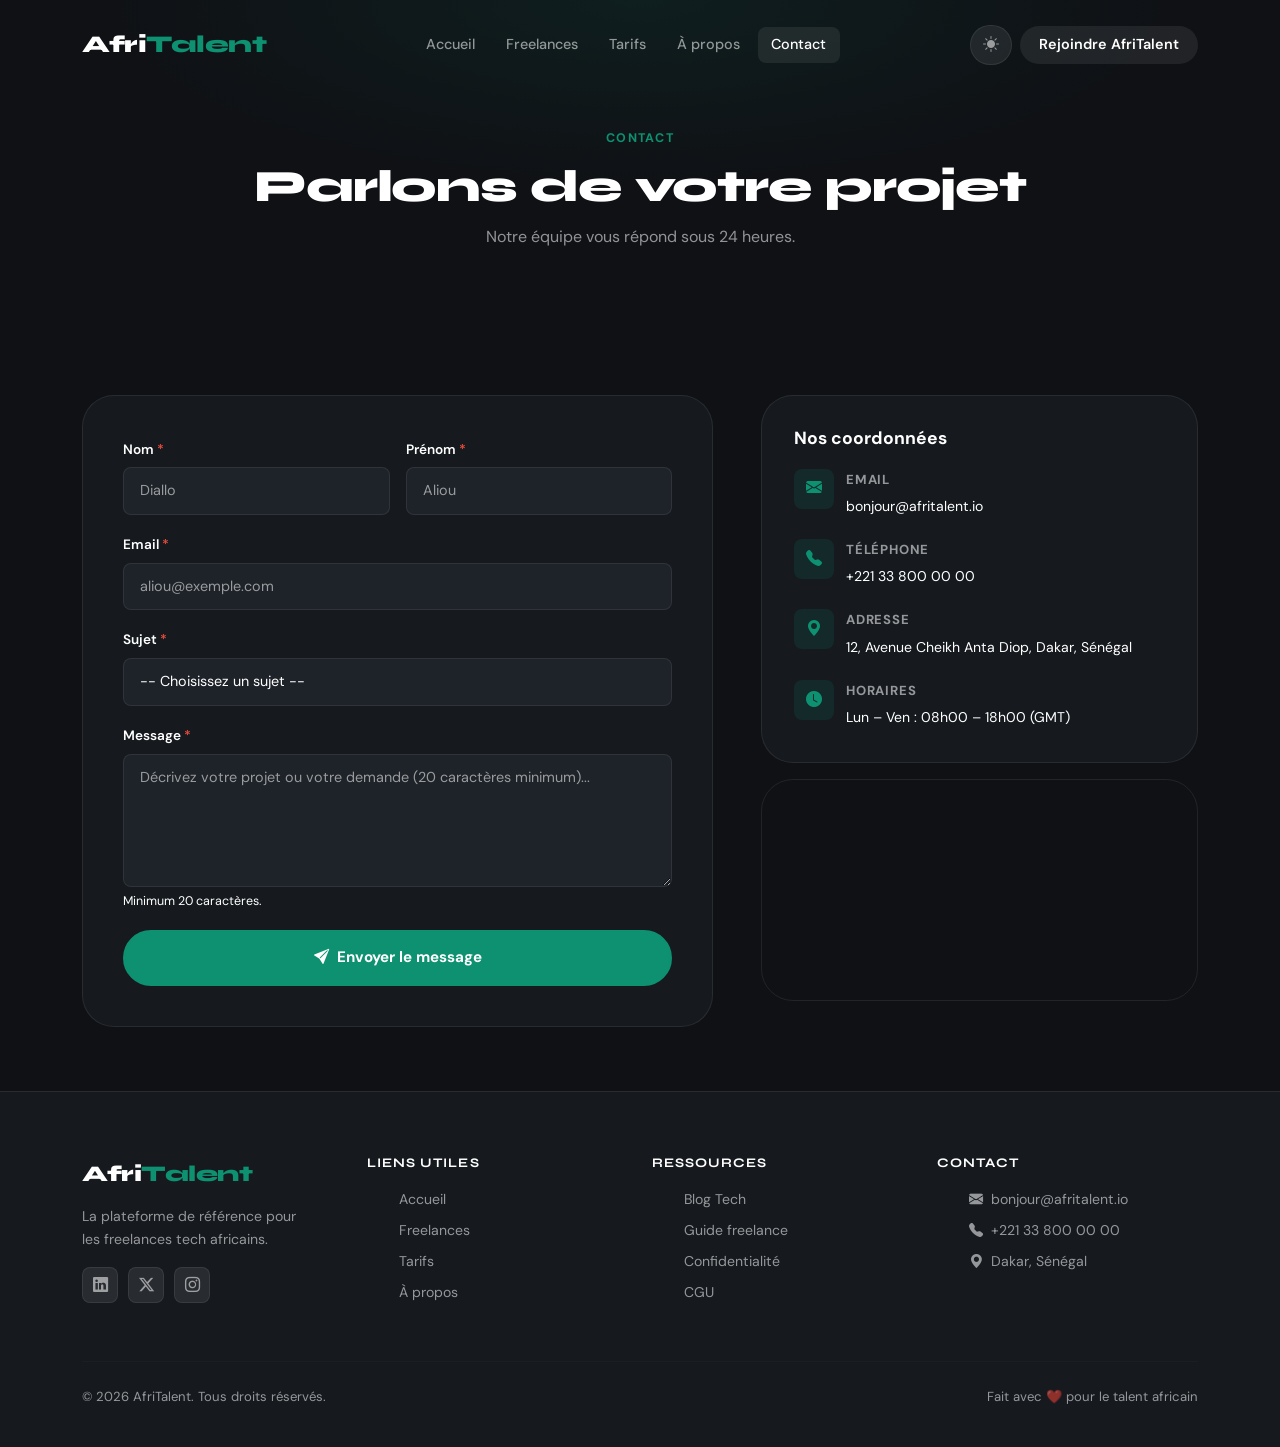
<file: contact.html>
<!DOCTYPE html>
<html lang="fr">
<head>
  <meta charset="UTF-8" />
  <meta name="viewport" content="width=device-width, initial-scale=1.0" />
  <meta name="description" content="AfriTalent — Contactez notre équipe" />
  <title>Contact — AfriTalent</title>
  <link href="https://cdn.jsdelivr.net/npm/bootstrap@5.3.2/dist/css/bootstrap.min.css" rel="stylesheet" />
  <link href="https://cdn.jsdelivr.net/npm/bootstrap-icons@1.11.3/font/bootstrap-icons.css" rel="stylesheet" />
  <link href="https://fonts.googleapis.com/css2?family=Syne:wght@700;800&family=DM+Sans:wght@400;500;700&display=swap" rel="stylesheet" />
  <link rel="stylesheet" href="style.css" />
</head>
<body>

  <!-- NAVBAR -->
  <nav id="navbar" class="navbar navbar-expand-lg" aria-label="Navigation principale">
    <div class="container">
      <a class="navbar-brand" href="index.html">Afri<span>Talent</span></a>
      <button class="navbar-toggler" type="button" data-bs-toggle="collapse" data-bs-target="#navMenu"
              aria-controls="navMenu" aria-expanded="false" aria-label="Ouvrir le menu">
        <span class="navbar-toggler-icon"></span>
      </button>
      <div class="collapse navbar-collapse" id="navMenu">
        <ul class="navbar-nav mx-auto gap-1">
          <li class="nav-item"><a class="nav-link" href="index.html">Accueil</a></li>
          <li class="nav-item"><a class="nav-link" href="freelances.html">Freelances</a></li>
          <li class="nav-item"><a class="nav-link" href="tarifs.html">Tarifs</a></li>
          <li class="nav-item"><a class="nav-link" href="about.html">À propos</a></li>
          <li class="nav-item"><a class="nav-link" href="contact.html">Contact</a></li>
        </ul>
        <div class="d-flex align-items-center gap-2 mt-3 mt-lg-0">
          <button id="theme-toggle" aria-label="Changer le thème"><i class="bi bi-sun-fill"></i></button>
          <a href="contact.html" class="nav-link btn-cta-nav">Rejoindre AfriTalent</a>
        </div>
      </div>
    </div>
  </nav>

  <main>
    <!-- PAGE HERO -->
    <section class="page-hero">
      <div class="container text-center">
        <p class="section-eyebrow fade-in">Contact</p>
        <h1 class="section-title fade-in">Parlons de votre projet</h1>
        <p class="section-subtitle mx-auto fade-in">Notre équipe vous répond sous 24 heures.</p>
      </div>
    </section>

    <!-- FORMULAIRE + INFOS -->
    <section class="section-padding" aria-labelledby="contact-section-title">
      <div class="container">
        <h2 id="contact-section-title" class="visually-hidden">Formulaire de contact</h2>
        <div class="row g-5">

          <!-- Formulaire -->
          <div class="col-lg-7 fade-in">
            <div class="contact-form-wrap">

              <!-- Message succès (caché par défaut) -->
              <div id="success-message" class="success-message" role="alert" aria-live="polite">
                <div style="font-size:2.5rem; margin-bottom:0.5rem;" aria-hidden="true">✅</div>
                <h5>Message envoyé !</h5>
                <p style="color:var(--color-text-muted); font-size:0.9rem;">
                  Merci pour votre message. Notre équipe vous contactera sous 24 heures.
                </p>
              </div>

              <!-- Formulaire -->
              <form id="contact-form" novalidate aria-label="Formulaire de contact AfriTalent">

                <div class="row g-3">
                  <!-- Nom -->
                  <div class="col-md-6">
                    <label for="nom" class="form-label">Nom <span aria-hidden="true" style="color:#e74c3c;">*</span></label>
                    <input type="text" id="nom" class="form-control" placeholder="Diallo" autocomplete="family-name" required aria-required="true" aria-describedby="nom-error" />
                    <span id="nom-error" class="invalid-feedback" role="alert"></span>
                  </div>
                  <!-- Prénom -->
                  <div class="col-md-6">
                    <label for="prenom" class="form-label">Prénom <span aria-hidden="true" style="color:#e74c3c;">*</span></label>
                    <input type="text" id="prenom" class="form-control" placeholder="Aliou" autocomplete="given-name" required aria-required="true" aria-describedby="prenom-error" />
                    <span id="prenom-error" class="invalid-feedback" role="alert"></span>
                  </div>
                  <!-- Email -->
                  <div class="col-12">
                    <label for="email" class="form-label">Email <span aria-hidden="true" style="color:#e74c3c;">*</span></label>
                    <input type="email" id="email" class="form-control" placeholder="aliou@exemple.com" autocomplete="email" required aria-required="true" aria-describedby="email-error" />
                    <span id="email-error" class="invalid-feedback" role="alert"></span>
                  </div>
                  <!-- Sujet -->
                  <div class="col-12">
                    <label for="sujet" class="form-label">Sujet <span aria-hidden="true" style="color:#e74c3c;">*</span></label>
                    <select id="sujet" class="form-select" required aria-required="true" aria-describedby="sujet-error">
                      <option value="">-- Choisissez un sujet --</option>
                      <option value="freelance">Je veux m'inscrire comme freelance</option>
                      <option value="entreprise">Je cherche un freelance pour mon projet</option>
                      <option value="partenariat">Proposition de partenariat</option>
                      <option value="support">Support technique</option>
                      <option value="autre">Autre demande</option>
                    </select>
                    <span id="sujet-error" class="invalid-feedback" role="alert"></span>
                  </div>
                  <!-- Message -->
                  <div class="col-12">
                    <label for="message" class="form-label">Message <span aria-hidden="true" style="color:#e74c3c;">*</span></label>
                    <textarea id="message" class="form-control" rows="5"
                              placeholder="Décrivez votre projet ou votre demande (20 caractères minimum)..."
                              required aria-required="true" aria-describedby="message-error message-hint"></textarea>
                    <span id="message-hint" style="font-size:0.78rem; color:var(--color-text-muted);">Minimum 20 caractères.</span>
                    <span id="message-error" class="invalid-feedback" role="alert"></span>
                  </div>
                  <!-- Bouton submit -->
                  <div class="col-12">
                    <button type="submit" class="btn-primary-main w-100 justify-content-center">
                      <i class="bi bi-send-fill" aria-hidden="true"></i>
                      Envoyer le message
                    </button>
                  </div>
                </div>

              </form>
            </div>
          </div>

          <!-- Infos de contact -->
          <div class="col-lg-5 fade-in">

            <div class="contact-info-card mb-3">
              <h3 style="font-family:var(--font-display); font-weight:700; font-size:1.1rem; color:var(--color-text); margin-bottom:1.25rem;">
                Nos coordonnées
              </h3>
              <div class="contact-info-item">
                <div class="contact-icon" aria-hidden="true"><i class="bi bi-envelope-fill"></i></div>
                <div class="contact-info-text">
                  <strong>Email</strong>
                  <span>bonjour@afritalent.io</span>
                </div>
              </div>
              <div class="contact-info-item">
                <div class="contact-icon" aria-hidden="true"><i class="bi bi-telephone-fill"></i></div>
                <div class="contact-info-text">
                  <strong>Téléphone</strong>
                  <span>+221 33 800 00 00</span>
                </div>
              </div>
              <div class="contact-info-item">
                <div class="contact-icon" aria-hidden="true"><i class="bi bi-geo-alt-fill"></i></div>
                <div class="contact-info-text">
                  <strong>Adresse</strong>
                  <span>12, Avenue Cheikh Anta Diop, Dakar, Sénégal</span>
                </div>
              </div>
              <div class="contact-info-item" style="margin-bottom:0;">
                <div class="contact-icon" aria-hidden="true"><i class="bi bi-clock-fill"></i></div>
                <div class="contact-info-text">
                  <strong>Horaires</strong>
                  <span>Lun – Ven : 08h00 – 18h00 (GMT)</span>
                </div>
              </div>
            </div>

            <!-- Carte Google Maps -->
            <div class="map-container" role="region" aria-label="Carte de localisation AfriTalent">
              <iframe
                src="https://www.google.com/maps/embed?pb=!1m18!1m12!1m3!1d3859.7!2d-17.4677!3d14.7167!2m3!1f0!2f0!3f0!3m2!1i1024!2i768!4f13.1!3m3!1m2!1s0xec10d7919a47!2sDakar%2C%20S%C3%A9n%C3%A9gal!5e0!3m2!1sfr!2ssn!4v1700000000000"
                height="220"
                style="border:0;"
                allowfullscreen=""
                loading="lazy"
                referrerpolicy="no-referrer-when-downgrade"
                title="Localisation d'AfriTalent à Dakar, Sénégal">
              </iframe>
            </div>

          </div>
        </div>
      </div>
    </section>
  </main>

  <!-- FOOTER -->
  <footer role="contentinfo">
    <div class="container">
      <div class="row g-4">
        <div class="col-lg-3 col-md-6">
          <p class="footer-logo">Afri<span>Talent</span></p>
          <p class="footer-desc">La plateforme de référence pour les freelances tech africains.</p>
          <div class="social-icons">
            <a href="#" class="social-icon" aria-label="LinkedIn"><i class="bi bi-linkedin" aria-hidden="true"></i></a>
            <a href="#" class="social-icon" aria-label="Twitter"><i class="bi bi-twitter-x" aria-hidden="true"></i></a>
            <a href="#" class="social-icon" aria-label="Instagram"><i class="bi bi-instagram" aria-hidden="true"></i></a>
          </div>
        </div>
        <div class="col-lg-3 col-md-6">
          <h3 class="footer-heading">Liens utiles</h3>
          <ul class="footer-links">
            <li><a href="index.html">Accueil</a></li>
            <li><a href="freelances.html">Freelances</a></li>
            <li><a href="tarifs.html">Tarifs</a></li>
            <li><a href="about.html">À propos</a></li>
          </ul>
        </div>
        <div class="col-lg-3 col-md-6">
          <h3 class="footer-heading">Ressources</h3>
          <ul class="footer-links">
            <li><a href="#">Blog Tech</a></li>
            <li><a href="#">Guide freelance</a></li>
            <li><a href="#">Confidentialité</a></li>
            <li><a href="#">CGU</a></li>
          </ul>
        </div>
        <div class="col-lg-3 col-md-6">
          <h3 class="footer-heading">Contact</h3>
          <ul class="footer-links">
            <li><i class="bi bi-envelope-fill me-2" aria-hidden="true"></i>bonjour@afritalent.io</li>
            <li><i class="bi bi-telephone-fill me-2" aria-hidden="true"></i>+221 33 800 00 00</li>
            <li><i class="bi bi-geo-alt-fill me-2" aria-hidden="true"></i>Dakar, Sénégal</li>
          </ul>
        </div>
      </div>
      <hr class="footer-divider" />
      <div class="footer-bottom d-flex justify-content-between flex-wrap gap-2">
        <p>© <span class="current-year"></span> AfriTalent. Tous droits réservés.</p>
        <p>Fait avec ❤️ pour le talent africain</p>
      </div>
    </div>
  </footer>

  <button id="back-to-top" aria-label="Retour en haut"><i class="bi bi-arrow-up" aria-hidden="true"></i></button>
  <script src="https://cdn.jsdelivr.net/npm/bootstrap@5.3.2/dist/js/bootstrap.bundle.min.js"></script>
  <script src="js/main.js"></script>
</body>
</html>
</file>
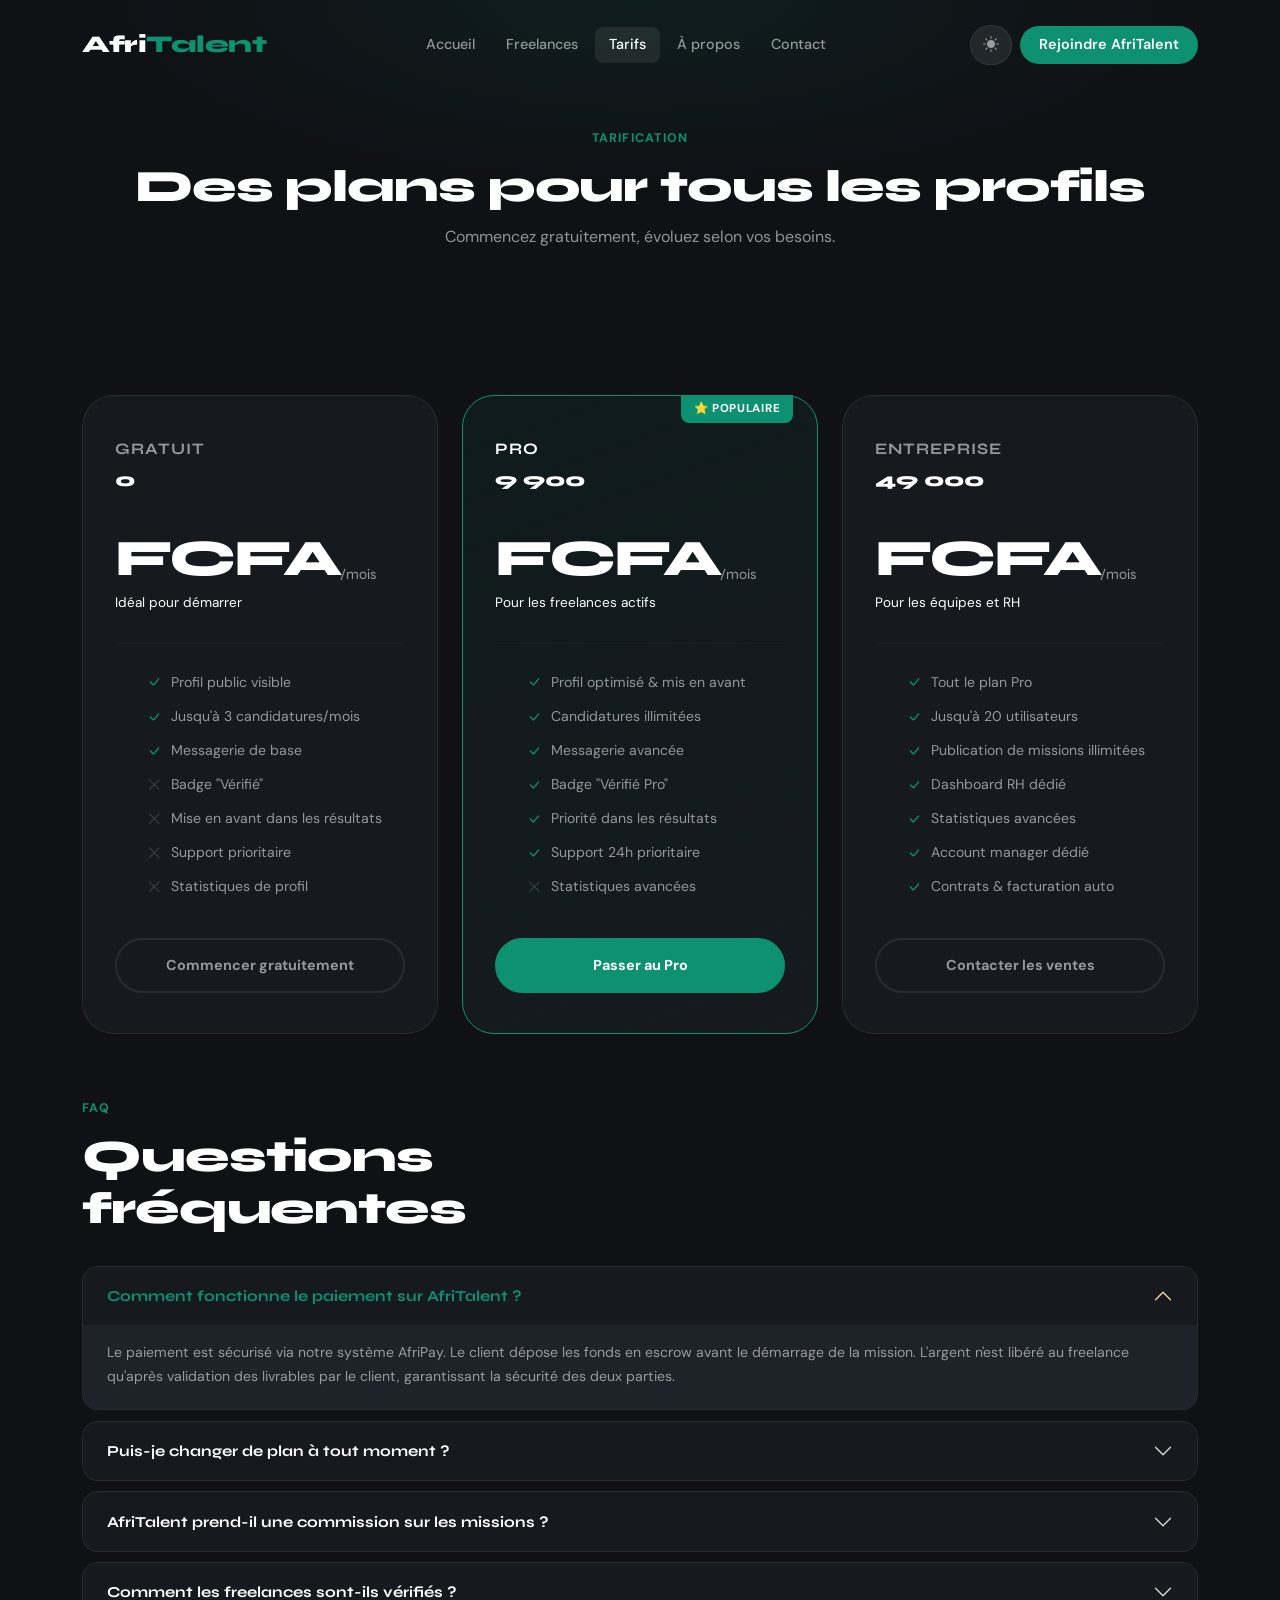
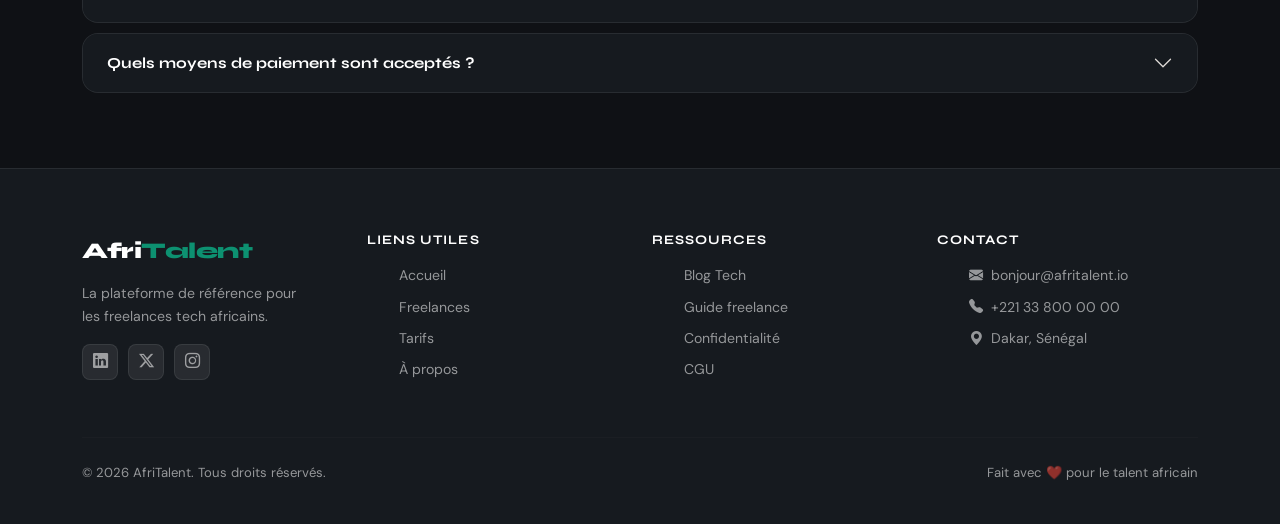
<file: tarifs.html>
<!DOCTYPE html>
<html lang="fr">
<head>
  <meta charset="UTF-8" />
  <meta name="viewport" content="width=device-width, initial-scale=1.0" />
  <meta name="description" content="AfriTalent — Plans et tarification pour freelances et entreprises" />
  <title>Tarifs — AfriTalent</title>
  <link href="https://cdn.jsdelivr.net/npm/bootstrap@5.3.2/dist/css/bootstrap.min.css" rel="stylesheet" />
  <link href="https://cdn.jsdelivr.net/npm/bootstrap-icons@1.11.3/font/bootstrap-icons.css" rel="stylesheet" />
  <link href="https://fonts.googleapis.com/css2?family=Syne:wght@700;800&family=DM+Sans:wght@400;500;700&display=swap" rel="stylesheet" />
  <link rel="stylesheet" href="style.css" />
</head>
<body>

  <!-- NAVBAR -->
  <nav id="navbar" class="navbar navbar-expand-lg" aria-label="Navigation principale">
    <div class="container">
      <a class="navbar-brand" href="index.html">Afri<span>Talent</span></a>
      <button class="navbar-toggler" type="button" data-bs-toggle="collapse" data-bs-target="#navMenu"
              aria-controls="navMenu" aria-expanded="false" aria-label="Ouvrir le menu">
        <span class="navbar-toggler-icon"></span>
      </button>
      <div class="collapse navbar-collapse" id="navMenu">
        <ul class="navbar-nav mx-auto gap-1">
          <li class="nav-item"><a class="nav-link" href="index.html">Accueil</a></li>
          <li class="nav-item"><a class="nav-link" href="freelances.html">Freelances</a></li>
          <li class="nav-item"><a class="nav-link" href="tarifs.html">Tarifs</a></li>
          <li class="nav-item"><a class="nav-link" href="about.html">À propos</a></li>
          <li class="nav-item"><a class="nav-link" href="contact.html">Contact</a></li>
        </ul>
        <div class="d-flex align-items-center gap-2 mt-3 mt-lg-0">
          <button id="theme-toggle" aria-label="Changer le thème"><i class="bi bi-sun-fill"></i></button>
          <a href="contact.html" class="nav-link btn-cta-nav">Rejoindre AfriTalent</a>
        </div>
      </div>
    </div>
  </nav>

  <main>
    <!-- PAGE HERO -->
    <section class="page-hero">
      <div class="container text-center">
        <p class="section-eyebrow fade-in">Tarification</p>
        <h1 class="section-title fade-in">Des plans pour tous les profils</h1>
        <p class="section-subtitle mx-auto fade-in">Commencez gratuitement, évoluez selon vos besoins.</p>
      </div>
    </section>

    <!-- PLANS TARIFAIRES -->
    <section class="section-padding" aria-labelledby="pricing-title">
      <div class="container">
        <h2 id="pricing-title" class="visually-hidden">Plans tarifaires</h2>
        <div class="row g-4 align-items-stretch">

          <!-- Plan Gratuit -->
          <div class="col-lg-4 fade-in">
            <article class="pricing-card h-100">
              <p class="pricing-plan-name">Gratuit</p>
              <div class="price-display"><sup>0</sup> FCFA<sub>/mois</sub></div>
              <p style="color:var(--color-text-muted); font-size:0.85rem;">Idéal pour démarrer</p>
              <hr class="pricing-divider" />
              <ul class="feature-list">
                <li><i class="bi bi-check-lg icon-check" aria-hidden="true"></i>Profil public visible</li>
                <li><i class="bi bi-check-lg icon-check" aria-hidden="true"></i>Jusqu'à 3 candidatures/mois</li>
                <li><i class="bi bi-check-lg icon-check" aria-hidden="true"></i>Messagerie de base</li>
                <li><i class="bi bi-x-lg icon-cross" aria-hidden="true"></i>Badge "Vérifié"</li>
                <li><i class="bi bi-x-lg icon-cross" aria-hidden="true"></i>Mise en avant dans les résultats</li>
                <li><i class="bi bi-x-lg icon-cross" aria-hidden="true"></i>Support prioritaire</li>
                <li><i class="bi bi-x-lg icon-cross" aria-hidden="true"></i>Statistiques de profil</li>
              </ul>
              <button class="btn-pricing btn-pricing-outline">Commencer gratuitement</button>
            </article>
          </div>

          <!-- Plan Pro — populaire -->
          <div class="col-lg-4 fade-in">
            <article class="pricing-card popular h-100">
              <span class="popular-badge">⭐ Populaire</span>
              <p class="pricing-plan-name" style="color:var(--color-primary);">Pro</p>
              <div class="price-display"><sup>9 900</sup> FCFA<sub>/mois</sub></div>
              <p style="color:var(--color-text-muted); font-size:0.85rem;">Pour les freelances actifs</p>
              <hr class="pricing-divider" />
              <ul class="feature-list">
                <li><i class="bi bi-check-lg icon-check" aria-hidden="true"></i>Profil optimisé & mis en avant</li>
                <li><i class="bi bi-check-lg icon-check" aria-hidden="true"></i>Candidatures illimitées</li>
                <li><i class="bi bi-check-lg icon-check" aria-hidden="true"></i>Messagerie avancée</li>
                <li><i class="bi bi-check-lg icon-check" aria-hidden="true"></i>Badge "Vérifié Pro"</li>
                <li><i class="bi bi-check-lg icon-check" aria-hidden="true"></i>Priorité dans les résultats</li>
                <li><i class="bi bi-check-lg icon-check" aria-hidden="true"></i>Support 24h prioritaire</li>
                <li><i class="bi bi-x-lg icon-cross" aria-hidden="true"></i>Statistiques avancées</li>
              </ul>
              <button class="btn-pricing btn-pricing-primary">Passer au Pro</button>
            </article>
          </div>

          <!-- Plan Entreprise -->
          <div class="col-lg-4 fade-in">
            <article class="pricing-card h-100">
              <p class="pricing-plan-name">Entreprise</p>
              <div class="price-display"><sup>49 000</sup> FCFA<sub>/mois</sub></div>
              <p style="color:var(--color-text-muted); font-size:0.85rem;">Pour les équipes et RH</p>
              <hr class="pricing-divider" />
              <ul class="feature-list">
                <li><i class="bi bi-check-lg icon-check" aria-hidden="true"></i>Tout le plan Pro</li>
                <li><i class="bi bi-check-lg icon-check" aria-hidden="true"></i>Jusqu'à 20 utilisateurs</li>
                <li><i class="bi bi-check-lg icon-check" aria-hidden="true"></i>Publication de missions illimitées</li>
                <li><i class="bi bi-check-lg icon-check" aria-hidden="true"></i>Dashboard RH dédié</li>
                <li><i class="bi bi-check-lg icon-check" aria-hidden="true"></i>Statistiques avancées</li>
                <li><i class="bi bi-check-lg icon-check" aria-hidden="true"></i>Account manager dédié</li>
                <li><i class="bi bi-check-lg icon-check" aria-hidden="true"></i>Contrats & facturation auto</li>
              </ul>
              <button class="btn-pricing btn-pricing-outline">Contacter les ventes</button>
            </article>
          </div>

        </div>
      </div>
    </section>

    <!-- FAQ ACCORDION -->
    <section class="section-padding" style="padding-top:0" aria-labelledby="faq-title">
      <div class="container">
        <div class="row mb-4 fade-in">
          <div class="col-lg-7">
            <p class="section-eyebrow">FAQ</p>
            <h2 class="section-title" id="faq-title">Questions fréquentes</h2>
          </div>
        </div>

        <div class="accordion fade-in" id="faqAccordion">

          <div class="accordion-item">
            <h3 class="accordion-header">
              <button class="accordion-button" type="button"
                      data-bs-toggle="collapse" data-bs-target="#faq1"
                      aria-expanded="true" aria-controls="faq1">
                Comment fonctionne le paiement sur AfriTalent ?
              </button>
            </h3>
            <div id="faq1" class="accordion-collapse collapse show" data-bs-parent="#faqAccordion">
              <div class="accordion-body">
                Le paiement est sécurisé via notre système AfriPay. Le client dépose les fonds en escrow avant le démarrage de la mission. L'argent n'est libéré au freelance qu'après validation des livrables par le client, garantissant la sécurité des deux parties.
              </div>
            </div>
          </div>

          <div class="accordion-item">
            <h3 class="accordion-header">
              <button class="accordion-button collapsed" type="button"
                      data-bs-toggle="collapse" data-bs-target="#faq2"
                      aria-expanded="false" aria-controls="faq2">
                Puis-je changer de plan à tout moment ?
              </button>
            </h3>
            <div id="faq2" class="accordion-collapse collapse" data-bs-parent="#faqAccordion">
              <div class="accordion-body">
                Oui, vous pouvez passer à un plan supérieur ou inférieur à tout moment depuis votre tableau de bord. Le changement prend effet immédiatement pour les upgrades et à la fin de la période de facturation pour les downgrades.
              </div>
            </div>
          </div>

          <div class="accordion-item">
            <h3 class="accordion-header">
              <button class="accordion-button collapsed" type="button"
                      data-bs-toggle="collapse" data-bs-target="#faq3"
                      aria-expanded="false" aria-controls="faq3">
                AfriTalent prend-il une commission sur les missions ?
              </button>
            </h3>
            <div id="faq3" class="accordion-collapse collapse" data-bs-parent="#faqAccordion">
              <div class="accordion-body">
                Une commission de 8% est prélevée sur chaque mission réalisée (plan Gratuit et Pro). Les clients du plan Entreprise bénéficient d'une commission réduite à 4%. Les détails sont toujours visibles avant confirmation d'une mission.
              </div>
            </div>
          </div>

          <div class="accordion-item">
            <h3 class="accordion-header">
              <button class="accordion-button collapsed" type="button"
                      data-bs-toggle="collapse" data-bs-target="#faq4"
                      aria-expanded="false" aria-controls="faq4">
                Comment les freelances sont-ils vérifiés ?
              </button>
            </h3>
            <div id="faq4" class="accordion-collapse collapse" data-bs-parent="#faqAccordion">
              <div class="accordion-body">
                Chaque freelance passe par un processus de vérification d'identité, de validation de ses compétences via des tests techniques, et d'examen de son portfolio. Le badge "Vérifié" est attribué uniquement après validation complète par notre équipe.
              </div>
            </div>
          </div>

          <div class="accordion-item">
            <h3 class="accordion-header">
              <button class="accordion-button collapsed" type="button"
                      data-bs-toggle="collapse" data-bs-target="#faq5"
                      aria-expanded="false" aria-controls="faq5">
                Quels moyens de paiement sont acceptés ?
              </button>
            </h3>
            <div id="faq5" class="accordion-collapse collapse" data-bs-parent="#faqAccordion">
              <div class="accordion-body">
                AfriTalent accepte Orange Money, Wave, MTN Mobile Money, Visa/Mastercard, et virements bancaires SEPA. D'autres méthodes spécifiques à chaque pays africain sont en cours d'intégration pour couvrir l'ensemble du continent.
              </div>
            </div>
          </div>

        </div>
      </div>
    </section>
  </main>

  <!-- FOOTER -->
  <footer role="contentinfo">
    <div class="container">
      <div class="row g-4">
        <div class="col-lg-3 col-md-6">
          <p class="footer-logo">Afri<span>Talent</span></p>
          <p class="footer-desc">La plateforme de référence pour les freelances tech africains.</p>
          <div class="social-icons">
            <a href="#" class="social-icon" aria-label="LinkedIn"><i class="bi bi-linkedin" aria-hidden="true"></i></a>
            <a href="#" class="social-icon" aria-label="Twitter"><i class="bi bi-twitter-x" aria-hidden="true"></i></a>
            <a href="#" class="social-icon" aria-label="Instagram"><i class="bi bi-instagram" aria-hidden="true"></i></a>
          </div>
        </div>
        <div class="col-lg-3 col-md-6">
          <h3 class="footer-heading">Liens utiles</h3>
          <ul class="footer-links">
            <li><a href="index.html">Accueil</a></li>
            <li><a href="freelances.html">Freelances</a></li>
            <li><a href="tarifs.html">Tarifs</a></li>
            <li><a href="about.html">À propos</a></li>
          </ul>
        </div>
        <div class="col-lg-3 col-md-6">
          <h3 class="footer-heading">Ressources</h3>
          <ul class="footer-links">
            <li><a href="#">Blog Tech</a></li>
            <li><a href="#">Guide freelance</a></li>
            <li><a href="#">Confidentialité</a></li>
            <li><a href="#">CGU</a></li>
          </ul>
        </div>
        <div class="col-lg-3 col-md-6">
          <h3 class="footer-heading">Contact</h3>
          <ul class="footer-links">
            <li><i class="bi bi-envelope-fill me-2" aria-hidden="true"></i>bonjour@afritalent.io</li>
            <li><i class="bi bi-telephone-fill me-2" aria-hidden="true"></i>+221 33 800 00 00</li>
            <li><i class="bi bi-geo-alt-fill me-2" aria-hidden="true"></i>Dakar, Sénégal</li>
          </ul>
        </div>
      </div>
      <hr class="footer-divider" />
      <div class="footer-bottom d-flex justify-content-between flex-wrap gap-2">
        <p>© <span class="current-year"></span> AfriTalent. Tous droits réservés.</p>
        <p>Fait avec ❤️ pour le talent africain</p>
      </div>
    </div>
  </footer>

  <button id="back-to-top" aria-label="Retour en haut"><i class="bi bi-arrow-up" aria-hidden="true"></i></button>
  <script src="https://cdn.jsdelivr.net/npm/bootstrap@5.3.2/dist/js/bootstrap.bundle.min.js"></script>
  <script src="js/main.js"></script>
</body>
</html>
</file>
<file: style.css>
/* AfriTalent — style.css */
@import url('https://fonts.googleapis.com/css2?family=Syne:wght@700;800&family=DM+Sans:wght@400;500;700&display=swap');

/* === VARIABLES === */
:root {
  --green: #0D9171;
  --green-dk: #0A6E56;
  --green-lt: rgba(13,145,113,0.12);
  --accent: #FF5733;
  --bg: #0F1115;
  --bg2: #161A1F;
  --bg3: #1E2329;
  --txt: #FFFFFF;
  --muted: rgba(255,255,255,0.55);
  --border: rgba(255,255,255,0.08);
  --shadow: 0 4px 32px rgba(0,0,0,0.35);
  --fd: 'Syne', sans-serif;
  --fb: 'DM Sans', sans-serif;
  --r-sm: 8px; --r-md: 16px; --r-lg: 24px; --r-xl: 32px;
  --ease: 0.3s cubic-bezier(0.4,0,0.2,1);
}

/* === DARK → LIGHT === */
body.light-mode {
  --bg: #F5F7FA; --bg2: #FFFFFF; --bg3: #EEF0F4;
  --txt: #0F1115; --muted: rgba(15,17,21,0.55);
  --border: rgba(0,0,0,0.08); --shadow: 0 4px 32px rgba(0,0,0,0.08);
}

/* === RESET === */
*,*::before,*::after { margin:0; padding:0; box-sizing:border-box; }
html { scroll-behavior:smooth; }
body { font-family:var(--fb); background:var(--bg); color:var(--txt); line-height:1.65; transition:background var(--ease),color var(--ease); overflow-x:hidden; }
a { text-decoration:none; color:inherit; transition:color var(--ease); }
img { max-width:100%; height:auto; display:block; }
ul { list-style:none; }
button { cursor:pointer; border:none; background:none; font-family:var(--fb); }

/* === FADE-IN SCROLL === */
.fade-in { opacity:0; transform:translateY(24px); transition:opacity .7s ease,transform .7s ease; }
.fade-in.visible { opacity:1; transform:translateY(0); }

/* === NAVBAR === */
#navbar { position:fixed; top:0; left:0; width:100%; z-index:1000; padding:1.25rem 0; background:transparent; transition:background var(--ease),padding var(--ease),box-shadow var(--ease); }
#navbar.scrolled { background:rgba(15,17,21,0.92); backdrop-filter:blur(20px); padding:.6rem 0; box-shadow:0 2px 32px rgba(0,0,0,.4); }
body.light-mode #navbar.scrolled { background:rgba(245,247,250,0.92); }
.navbar-brand { font-family:var(--fd); font-size:1.5rem; font-weight:800; color:var(--txt)!important; letter-spacing:-.02em; }
.navbar-brand span { color:var(--green); }
.nav-link { color:var(--muted)!important; font-weight:500; font-size:.9rem; padding:.4rem .85rem!important; border-radius:var(--r-sm); transition:all var(--ease); }
.nav-link:hover,.nav-link.active { color:var(--txt)!important; background:var(--border); }
.btn-cta-nav { background:var(--green); color:#fff!important; padding:.45rem 1.2rem!important; border-radius:50px; font-weight:600; }
.btn-cta-nav:hover { background:var(--green-dk)!important; color:#fff!important; transform:translateY(-1px); }
#theme-toggle { background:var(--border); border:1px solid var(--border); color:var(--muted); border-radius:50px; padding:.35rem .75rem; font-size:1rem; display:flex; align-items:center; gap:6px; transition:all var(--ease); }
#theme-toggle:hover { color:var(--txt); background:var(--green-lt); }
.navbar-toggler { border-color:var(--border)!important; }
.navbar-toggler-icon { filter:invert(1); }
body.light-mode .navbar-toggler-icon { filter:none; }

/* === PAGE HERO (pages internes) === */
.page-hero { padding:8rem 0 4rem; position:relative; overflow:hidden; }
.page-hero::before { content:''; position:absolute; inset:0; background:radial-gradient(ellipse 60% 80% at 50% 0%,rgba(13,145,113,.1) 0%,transparent 70%); pointer-events:none; }

/* === HERO ACCUEIL === */
.hero-section { min-height:100vh; display:flex; align-items:center; padding:6rem 0 3rem; position:relative; overflow:hidden; }
.hero-bg { position:absolute; inset:0; background:radial-gradient(ellipse 60% 70% at 70% 50%,rgba(13,145,113,.12),transparent 65%),radial-gradient(ellipse 40% 50% at 20% 30%,rgba(255,87,51,.07),transparent 60%); pointer-events:none; }
.hero-dots { position:absolute; top:0; right:0; width:50%; height:100%; opacity:.04; background:radial-gradient(circle,var(--txt) 1px,transparent 1px) 0 0/32px 32px; pointer-events:none; }
.hero-tag { display:inline-flex; align-items:center; gap:8px; background:rgba(13,145,113,.15); border:1px solid rgba(13,145,113,.3); color:var(--green); padding:.4rem 1rem; border-radius:50px; font-size:.82rem; font-weight:600; letter-spacing:.06em; text-transform:uppercase; margin-bottom:1.5rem; }
.hero-tag::before { content:''; width:6px; height:6px; background:var(--green); border-radius:50%; animation:pulse 2s infinite; }
@keyframes pulse { 0%,100%{opacity:1;transform:scale(1)} 50%{opacity:.5;transform:scale(.8)} }
.hero-title { font-family:var(--fd); font-size:clamp(2.6rem,6vw,5.5rem); font-weight:800; line-height:1.05; letter-spacing:-.03em; margin-bottom:1.25rem; }
.hero-title .highlight { color:var(--green); }
.hero-subtitle { font-size:1.1rem; color:var(--muted); max-width:520px; margin-bottom:2rem; }

/* BOUTONS */
.btn-primary-main { background:var(--green); color:#fff; padding:.85rem 2rem; border-radius:50px; font-weight:700; font-size:.95rem; display:inline-flex; align-items:center; gap:8px; border:2px solid var(--green); transition:all var(--ease); }
.btn-primary-main:hover { background:var(--green-dk); color:#fff; transform:translateY(-2px); box-shadow:0 8px 24px rgba(13,145,113,.4); }
.btn-outline-main { background:transparent; color:var(--txt); padding:.85rem 2rem; border-radius:50px; font-weight:700; font-size:.95rem; display:inline-flex; align-items:center; gap:8px; border:2px solid var(--border); transition:all var(--ease); }
.btn-outline-main:hover { border-color:var(--green); color:var(--green); transform:translateY(-2px); }

/* CARTES HERO */
.hero-floating-card { background:var(--bg2); border:1px solid var(--border); border-radius:var(--r-xl); padding:1.5rem; box-shadow:var(--shadow); margin-bottom:1rem; animation:float 4s ease-in-out infinite; }
.hero-floating-card:nth-child(2) { animation-delay:-2s; }
@keyframes float { 0%,100%{transform:translateY(0)} 50%{transform:translateY(-10px)} }
.freelance-mini-card { display:flex; align-items:center; gap:12px; }
.avatar-circle { width:46px; height:46px; border-radius:50%; background:var(--green); display:flex; align-items:center; justify-content:center; font-family:var(--fd); font-weight:800; font-size:1.1rem; color:#fff; flex-shrink:0; }
.freelance-mini-info h6 { font-family:var(--fd); font-size:.9rem; font-weight:700; color:var(--txt); margin:0; }
.freelance-mini-info p { font-size:.78rem; color:var(--muted); margin:0; }
.freelance-mini-badge { margin-left:auto; background:var(--green-lt); color:var(--green); font-size:.75rem; font-weight:700; padding:.2rem .6rem; border-radius:50px; white-space:nowrap; }
.stars-row { display:flex; gap:2px; color:#FFB800; font-size:.8rem; }

/* STATS */
.stats-section { padding:2.5rem 0; border-top:1px solid var(--border); border-bottom:1px solid var(--border); margin:3rem 0; }
.stat-item { text-align:center; padding:1rem; }
.stat-number { font-family:var(--fd); font-size:clamp(1.8rem,4vw,3rem); font-weight:800; color:var(--green); letter-spacing:-.03em; line-height:1; }
.stat-label { font-size:.85rem; color:var(--muted); margin-top:.4rem; }

/* TITRES DE SECTION */
.section-eyebrow { font-size:.78rem; font-weight:700; letter-spacing:.1em; text-transform:uppercase; color:var(--green); margin-bottom:.75rem; }
.section-title { font-family:var(--fd); font-size:clamp(1.8rem,3.5vw,2.8rem); font-weight:800; letter-spacing:-.025em; line-height:1.15; color:var(--txt); }
.section-subtitle { color:var(--muted); font-size:1rem; max-width:540px; margin-top:.75rem; }
.section-padding { padding:4rem 0; }

/* BENTO GRID */
.bento-grid { display:grid; grid-template-columns:repeat(12,1fr); gap:1rem; }
.bento-card { background:var(--bg2); border:1px solid var(--border); border-radius:var(--r-lg); padding:2rem; transition:transform var(--ease),border-color var(--ease),box-shadow var(--ease); overflow:hidden; }
.bento-card:hover { transform:translateY(-4px); border-color:rgba(13,145,113,.3); box-shadow:0 12px 40px rgba(13,145,113,.1); }
.col-3 { grid-column:span 3; } .col-4 { grid-column:span 4; } .col-5 { grid-column:span 5; }
.col-6 { grid-column:span 6; } .col-7 { grid-column:span 7; } .col-8 { grid-column:span 8; }
.bento-card.accent { background:linear-gradient(135deg,var(--green),var(--green-dk)); border-color:transparent; }
.bento-card.accent h4,.bento-card.accent p { color:#fff; }
.bento-step-number { font-family:var(--fd); font-size:4rem; font-weight:800; color:rgba(13,145,113,.15); line-height:1; margin-bottom:1rem; }
.bento-card.accent .bento-step-number { color:rgba(255,255,255,.15); }
.bento-icon { width:48px; height:48px; background:var(--green-lt); border-radius:var(--r-sm); display:flex; align-items:center; justify-content:center; font-size:1.4rem; margin-bottom:1rem; color:var(--green); }
.bento-card.accent .bento-icon { background:rgba(255,255,255,.15); color:#fff; }
.bento-card h4 { font-family:var(--fd); font-size:1.1rem; font-weight:700; color:var(--txt); margin-bottom:.6rem; }
.bento-card p { font-size:.88rem; color:var(--muted); line-height:1.6; }

/* CATÉGORIES */
.category-card { background:var(--bg2); border:1px solid var(--border); border-radius:var(--r-lg); padding:1.75rem 1.5rem; text-align:center; cursor:pointer; transition:all var(--ease); height:100%; }
.category-card:hover { transform:translateY(-6px) scale(1.02); border-color:var(--green); box-shadow:0 16px 48px rgba(13,145,113,.15); }
.category-icon-wrap { width:64px; height:64px; background:var(--green-lt); border-radius:var(--r-md); display:flex; align-items:center; justify-content:center; font-size:1.75rem; margin:0 auto 1rem; transition:background var(--ease); }
.category-card:hover .category-icon-wrap { background:rgba(13,145,113,.22); }
.category-card h5 { font-family:var(--fd); font-size:.95rem; font-weight:700; color:var(--txt); margin-bottom:.35rem; }
.category-count { font-size:.8rem; color:var(--muted); }

/* TÉMOIGNAGES */
.testimonials-section { padding:4rem 0; background:var(--bg2); }
.testimonial-card { background:var(--bg3); border:1px solid var(--border); border-radius:var(--r-xl); padding:2.5rem; height:100%; }
.testimonial-quote { font-size:1rem; color:var(--muted); line-height:1.7; margin-bottom:1.5rem; font-style:italic; }
.testimonial-quote::before { content:'"'; font-family:var(--fd); font-size:4rem; color:var(--green); line-height:.5; display:block; margin-bottom:1rem; }
.testimonial-author { display:flex; align-items:center; gap:12px; }
.testimonial-author-info h6 { font-family:var(--fd); font-weight:700; font-size:.9rem; color:var(--txt); margin:0; }
.testimonial-author-info span { font-size:.8rem; color:var(--muted); }
.carousel-indicators [data-bs-target] { background-color:var(--green); width:24px; height:4px; border-radius:4px; }

/* CTA */
.cta-section { padding:4rem 0; }
.cta-bg { background:rgba(13,145,113,.08); border:1px solid rgba(13,145,113,.2); border-radius:var(--r-xl); padding:4rem 3rem; position:relative; overflow:hidden; }
.cta-bg::before { content:''; position:absolute; top:-50%; right:-20%; width:500px; height:500px; background:radial-gradient(circle,rgba(13,145,113,.15),transparent 70%); pointer-events:none; }
.cta-title { font-family:var(--fd); font-size:clamp(1.8rem,3.5vw,2.8rem); font-weight:800; letter-spacing:-.025em; color:var(--txt); }

/* FOOTER */
footer { background:var(--bg2); border-top:1px solid var(--border); padding:4rem 0 1.5rem; }
.footer-logo { font-family:var(--fd); font-size:1.4rem; font-weight:800; color:var(--txt); letter-spacing:-.02em; margin-bottom:.75rem; }
.footer-logo span { color:var(--green); }
.footer-desc { font-size:.88rem; color:var(--muted); line-height:1.65; max-width:220px; }
.footer-heading { font-family:var(--fd); font-size:.82rem; font-weight:700; letter-spacing:.08em; text-transform:uppercase; color:var(--txt); margin-bottom:1rem; }
.footer-links li { margin-bottom:.5rem; }
.footer-links a,.footer-links li { font-size:.88rem; color:var(--muted); transition:color var(--ease); }
.footer-links a:hover { color:var(--green); }
.social-icons { display:flex; gap:10px; margin-top:1rem; }
.social-icon { width:36px; height:36px; background:var(--border); border:1px solid var(--border); border-radius:8px; display:flex; align-items:center; justify-content:center; font-size:.95rem; color:var(--muted); transition:all var(--ease); }
.social-icon:hover { background:var(--green-lt); border-color:var(--green); color:var(--green); }
.footer-divider { border-color:var(--border); margin:2.5rem 0 1.5rem; }
.footer-bottom { font-size:.82rem; color:var(--muted); }

/* FREELANCES PAGE */
.filter-btn { background:var(--bg2); border:1px solid var(--border); color:var(--muted); padding:.5rem 1.25rem; border-radius:50px; font-size:.85rem; font-weight:600; transition:all var(--ease); cursor:pointer; font-family:var(--fb); }
.filter-btn:hover,.filter-btn.active { background:var(--green); border-color:var(--green); color:#fff; }
.freelance-card { background:var(--bg2); border:1px solid var(--border); border-radius:var(--r-lg); padding:1.5rem; height:100%; transition:all var(--ease); }
.freelance-card:hover { transform:translateY(-4px); border-color:rgba(13,145,113,.3); box-shadow:0 12px 40px rgba(13,145,113,.1); }
.freelance-avatar { width:64px; height:64px; border-radius:50%; background:var(--green); display:flex; align-items:center; justify-content:center; font-family:var(--fd); font-weight:800; font-size:1.3rem; color:#fff; margin-bottom:1rem; }
.freelance-card h5 { font-family:var(--fd); font-weight:700; font-size:1rem; color:var(--txt); margin-bottom:.2rem; }
.freelance-specialty { font-size:.8rem; color:var(--green); font-weight:600; margin-bottom:.6rem; }
.freelance-bio { font-size:.83rem; color:var(--muted); margin-bottom:1rem; line-height:1.5; }
.freelance-meta { display:flex; justify-content:space-between; align-items:center; margin-bottom:1rem; }
.freelance-rate { font-family:var(--fd); font-size:1rem; font-weight:800; color:var(--txt); }
.freelance-rate span { font-size:.75rem; font-weight:400; color:var(--muted); }
.badge-category { display:inline-block; padding:.25rem .65rem; border-radius:50px; font-size:.72rem; font-weight:700; background:var(--green-lt); color:var(--green); border:1px solid rgba(13,145,113,.2); margin-bottom:.75rem; }
.btn-voir-profil { width:100%; padding:.6rem; background:transparent; border:1px solid var(--border); border-radius:var(--r-sm); color:var(--muted); font-size:.85rem; font-weight:600; transition:all var(--ease); font-family:var(--fb); }
.btn-voir-profil:hover { background:var(--green-lt); border-color:var(--green); color:var(--green); }

/* TARIFS */
.pricing-card { background:var(--bg2); border:1px solid var(--border); border-radius:var(--r-xl); padding:2.5rem 2rem; position:relative; transition:all var(--ease); }
.pricing-card:hover { transform:translateY(-4px); box-shadow:var(--shadow); }
.pricing-card.popular { border-color:var(--green); background:linear-gradient(160deg,rgba(13,145,113,.08),var(--bg2)); }
.popular-badge { position:absolute; top:-1px; right:1.5rem; background:var(--green); color:#fff; font-size:.72rem; font-weight:700; letter-spacing:.06em; text-transform:uppercase; padding:.3rem .8rem; border-radius:0 0 var(--r-sm) var(--r-sm); }
.price-display { font-family:var(--fd); font-size:3.2rem; font-weight:800; color:var(--txt); letter-spacing:-.04em; line-height:1; margin:1.25rem 0 .5rem; }
.price-display sup { font-size:1.2rem; vertical-align:top; margin-top:.5rem; display:inline-block; letter-spacing:0; }
.price-display sub { font-size:.9rem; font-weight:400; color:var(--muted); letter-spacing:0; }
.pricing-plan-name { font-family:var(--fd); font-size:1rem; font-weight:700; text-transform:uppercase; letter-spacing:.06em; color:var(--muted); }
.pricing-divider { border-color:var(--border); margin:1.75rem 0; }
.feature-list li { display:flex; align-items:flex-start; gap:10px; font-size:.88rem; color:var(--muted); margin-bottom:.75rem; line-height:1.5; }
.icon-check { color:var(--green); flex-shrink:0; margin-top:1px; }
.icon-cross { color:rgba(255,255,255,.2); flex-shrink:0; margin-top:1px; }
body.light-mode .icon-cross { color:rgba(0,0,0,.2); }
.btn-pricing { width:100%; padding:.85rem; border-radius:50px; font-weight:700; font-size:.9rem; margin-top:1.5rem; font-family:var(--fb); transition:all var(--ease); cursor:pointer; }
.btn-pricing-primary { background:var(--green); border:2px solid var(--green); color:#fff; }
.btn-pricing-primary:hover { background:var(--green-dk); transform:translateY(-2px); box-shadow:0 8px 24px rgba(13,145,113,.4); }
.btn-pricing-outline { background:transparent; border:2px solid var(--border); color:var(--muted); }
.btn-pricing-outline:hover { border-color:var(--green); color:var(--green); }

/* ACCORDION */
.accordion-item { background:var(--bg2); border:1px solid var(--border)!important; border-radius:var(--r-md)!important; margin-bottom:.65rem; overflow:hidden; }
.accordion-button { background:var(--bg2)!important; color:var(--txt)!important; font-family:var(--fd); font-weight:700; font-size:.95rem; box-shadow:none!important; padding:1.2rem 1.5rem; }
.accordion-button::after { filter:invert(1); }
body.light-mode .accordion-button::after { filter:none; }
.accordion-button:not(.collapsed) { color:var(--green)!important; }
.accordion-body { background:var(--bg3)!important; color:var(--muted)!important; font-size:.88rem; line-height:1.7; padding:1rem 1.5rem 1.25rem; }

/* ÉQUIPE */
.team-card { background:var(--bg2); border:1px solid var(--border); border-radius:var(--r-lg); padding:1.75rem 1.5rem; text-align:center; transition:all var(--ease); }
.team-card:hover { transform:translateY(-4px); border-color:rgba(13,145,113,.3); }
.team-avatar { width:80px; height:80px; border-radius:50%; display:flex; align-items:center; justify-content:center; font-family:var(--fd); font-size:1.5rem; font-weight:800; color:#fff; margin:0 auto 1rem; }
.team-card h5 { font-family:var(--fd); font-weight:700; font-size:1rem; color:var(--txt); margin-bottom:.25rem; }
.team-role { font-size:.82rem; color:var(--green); font-weight:600; margin-bottom:.75rem; }
.team-social { display:flex; justify-content:center; gap:8px; }
.team-social a { width:30px; height:30px; background:var(--border); border-radius:6px; display:flex; align-items:center; justify-content:center; font-size:.8rem; color:var(--muted); transition:all var(--ease); }
.team-social a:hover { background:var(--green-lt); color:var(--green); }
.value-card { background:var(--bg2); border:1px solid var(--border); border-radius:var(--r-lg); padding:2rem; height:100%; transition:all var(--ease); }
.value-card:hover { transform:translateY(-3px); border-color:rgba(13,145,113,.25); }
.value-icon { font-size:2rem; margin-bottom:1rem; }
.value-card h5 { font-family:var(--fd); font-weight:700; font-size:1rem; color:var(--txt); margin-bottom:.5rem; }
.value-card p { font-size:.85rem; color:var(--muted); line-height:1.6; }

/* CONTACT */
.contact-form-wrap { background:var(--bg2); border:1px solid var(--border); border-radius:var(--r-xl); padding:2.5rem; }
.form-label { font-size:.85rem; font-weight:600; color:var(--txt); margin-bottom:.4rem; }
.form-control,.form-select { background:var(--bg3)!important; border:1px solid var(--border)!important; color:var(--txt)!important; border-radius:var(--r-sm)!important; padding:.75rem 1rem; font-family:var(--fb); font-size:.9rem; transition:border-color var(--ease),box-shadow var(--ease); }
.form-control:focus,.form-select:focus { outline:none!important; border-color:var(--green)!important; box-shadow:0 0 0 3px rgba(13,145,113,.15)!important; }
.form-control::placeholder { color:var(--muted)!important; }
.form-control.is-invalid { border-color:#e74c3c!important; }
.form-control.is-valid,.form-select.is-valid { border-color:var(--green)!important; }
.invalid-feedback { font-size:.8rem; color:#e74c3c; margin-top:.3rem; }
.success-message { background:rgba(13,145,113,.1); border:1px solid rgba(13,145,113,.3); border-radius:var(--r-md); padding:1.5rem; text-align:center; display:none; }
.success-message h5 { font-family:var(--fd); color:var(--green); font-weight:700; margin-bottom:.5rem; }
.contact-info-card { background:var(--bg2); border:1px solid var(--border); border-radius:var(--r-xl); padding:2rem; margin-bottom:1rem; }
.contact-info-item { display:flex; align-items:flex-start; gap:12px; margin-bottom:1.25rem; }
.contact-info-item:last-child { margin-bottom:0; }
.contact-icon { width:40px; height:40px; background:var(--green-lt); border-radius:var(--r-sm); display:flex; align-items:center; justify-content:center; font-size:1rem; flex-shrink:0; color:var(--green); }
.contact-info-text strong { display:block; font-size:.82rem; font-weight:700; color:var(--muted); text-transform:uppercase; letter-spacing:.06em; margin-bottom:.15rem; }
.contact-info-text span { font-size:.88rem; color:var(--txt); }
.map-container { border-radius:var(--r-xl); overflow:hidden; border:1px solid var(--border); }
.map-container iframe { width:100%; display:block; }

/* MODAL */
.modal-content { background:var(--bg2)!important; border:1px solid var(--border)!important; border-radius:var(--r-xl)!important; color:var(--txt)!important; }
.modal-header { border-bottom:1px solid var(--border)!important; }
.modal-footer { border-top:1px solid var(--border)!important; }
.btn-close { filter:invert(1)!important; }
body.light-mode .btn-close { filter:none!important; }

/* BACK TO TOP */
#back-to-top { position:fixed; bottom:2rem; right:2rem; width:46px; height:46px; background:var(--green); color:#fff; border-radius:50%; display:flex; align-items:center; justify-content:center; font-size:1.1rem; z-index:999; box-shadow:0 4px 16px rgba(13,145,113,.4); opacity:0; transform:translateY(20px); transition:opacity var(--ease),transform var(--ease); cursor:pointer; border:none; }
#back-to-top.visible { opacity:1; transform:translateY(0); }
#back-to-top:hover { background:var(--green-dk); transform:translateY(-3px); }

/* RESPONSIVE */
@media (max-width:991px) {
  .bento-card[class*='col-'] { grid-column:span 12; }
  .hero-section { padding-top:6rem; }
}
@media (max-width:767px) {
  .hero-title { font-size:2.6rem; }
  .cta-bg { padding:2.5rem 1.5rem; }
  .contact-form-wrap { padding:1.75rem 1.25rem; }
  .testimonial-card { padding:2rem 1.5rem; }
  #back-to-top { bottom:1.25rem; right:1.25rem; }
}
@media (max-width:375px) {
  .hero-title { font-size:2.1rem; }
  .section-title { font-size:1.6rem; }
}
</file>
